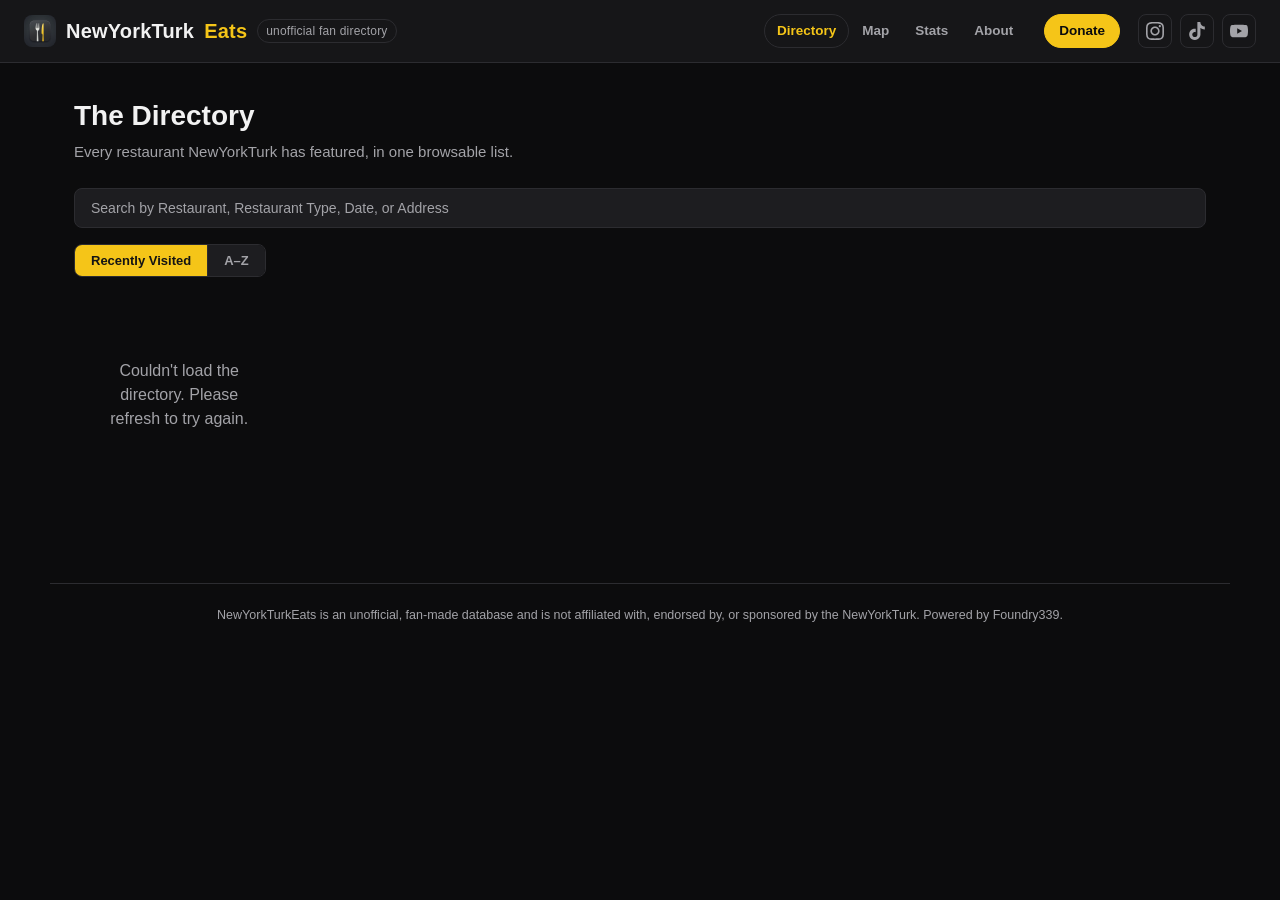
<file: index.html>
<!DOCTYPE html>
<html lang="en">
<head>
  <meta charset="UTF-8" />
  <meta name="viewport" content="width=device-width, initial-scale=1.0" />
  <title>NewYorkTurkEats Directory</title>
  <meta
    name="description"
    content="Unofficial, fan-made directory of every restaurant featured by the NewYorkTurk, with links and video visits."
  />
  <meta property="og:type" content="website" />
  <meta property="og:site_name" content="NewYorkTurkEats" />
  <meta property="og:title" content="NewYorkTurkEats Directory — Every Restaurant the NewYorkTurk Has Visited" />
  <meta property="og:description" content="Unofficial, fan-made directory of every restaurant featured by the NewYorkTurk, with links and video visits." />
  <meta property="og:url" content="https://newyorkturkeats.com/" />
  <meta property="og:image" content="https://newyorkturkeats.com/images/android-chrome-512x512.png" />
  <meta name="twitter:card" content="summary" />
  <meta name="twitter:title" content="NewYorkTurkEats Directory — Every Restaurant the NewYorkTurk Has Visited" />
  <meta name="twitter:description" content="Unofficial, fan-made directory of every restaurant featured by the NewYorkTurk, with links and video visits." />
  <meta name="twitter:image" content="https://newyorkturkeats.com/images/android-chrome-512x512.png" />
  <link rel="canonical" href="https://newyorkturkeats.com/" />
  <link rel="stylesheet" href="styles.css" />
  <link rel="icon" href="favicon.ico" sizes="any" />
  <link rel="icon" type="image/png" href="images/favicon-16x16.png" sizes="16x16" />
  <link rel="icon" type="image/png" href="images/favicon-32x32.png" sizes="32x32" />
  <link rel="icon" type="image/png" href="images/favicon-48x48.png" sizes="48x48" />
  <link rel="apple-touch-icon" href="images/apple-touch-icon.png" />
  <link rel="manifest" href="site.webmanifest" />
  <meta name="theme-color" content="#0c0c0d" />
</head>
<body>
  <header class="site-header">
    <div class="brand">
      <img class="brand-logo" src="images/android-chrome-192x192.png" alt="NewYorkTurkEats logo" />
      NewYorkTurk<span class="accent">Eats</span>
      <span class="brand-tag">unofficial fan directory</span>
    </div>
    <div class="header-right">
      <nav class="site-nav">
        <a class="nav-link active" href="index.html">Directory</a>
        <a class="nav-link" href="map.html">Map</a>
        <a class="nav-link" href="stats.html">Stats</a>
        <a class="nav-link" href="about.html">About</a>
      </nav>
      <a class="donate-btn" href="https://buy.stripe.com/aFadR82OTfLpf0Ha6OaZi03" target="_blank" rel="noopener noreferrer">Donate</a>
      <div class="socials">
        <a class="social-btn" href="https://www.instagram.com/newyorkturk" target="_blank" rel="noopener noreferrer" aria-label="Instagram">
          <svg viewBox="0 0 24 24"><path d="M12 2.163c3.204 0 3.584.012 4.85.07 3.252.148 4.771 1.691 4.919 4.919.058 1.265.069 1.645.069 4.849 0 3.205-.012 3.584-.069 4.849-.149 3.225-1.664 4.771-4.919 4.919-1.266.058-1.644.07-4.85.07-3.204 0-3.584-.012-4.849-.07-3.26-.149-4.771-1.699-4.919-4.92-.058-1.265-.07-1.644-.07-4.849 0-3.204.013-3.583.07-4.849.149-3.227 1.664-4.771 4.919-4.919 1.266-.057 1.645-.069 4.849-.069zm0-2.163c-3.259 0-3.667.014-4.947.072-4.358.2-6.78 2.618-6.98 6.98-.059 1.281-.073 1.689-.073 4.948 0 3.259.014 3.668.072 4.948.2 4.358 2.618 6.78 6.98 6.98 1.281.058 1.689.072 4.948.072 3.259 0 3.668-.014 4.948-.072 4.354-.2 6.782-2.618 6.979-6.98.059-1.28.073-1.689.073-4.948 0-3.259-.014-3.667-.072-4.947-.196-4.354-2.617-6.78-6.979-6.98-1.281-.059-1.69-.073-4.949-.073zm0 5.838c-3.403 0-6.162 2.759-6.162 6.162s2.759 6.163 6.162 6.163 6.162-2.759 6.162-6.163c0-3.403-2.759-6.162-6.162-6.162zm0 10.162c-2.209 0-4-1.79-4-4 0-2.209 1.791-4 4-4s4 1.791 4 4c0 2.21-1.791 4-4 4zm6.406-11.845c-.796 0-1.441.645-1.441 1.44s.645 1.44 1.441 1.44c.795 0 1.439-.645 1.439-1.44s-.644-1.44-1.439-1.44z"/></svg>
        </a>
        <a class="social-btn" href="https://www.tiktok.com/@newyorkturk" target="_blank" rel="noopener noreferrer" aria-label="TikTok">
          <svg viewBox="0 0 24 24"><path d="M12.525.02c1.31-.02 2.61-.01 3.91-.02.08 1.53.63 3.09 1.75 4.17 1.12 1.11 2.7 1.62 4.24 1.79v4.03c-1.44-.05-2.89-.35-4.2-.97-.57-.26-1.1-.59-1.62-.93-.01 2.92.01 5.84-.02 8.75-.08 1.4-.54 2.79-1.35 3.94-1.31 1.92-3.58 3.17-5.91 3.21-1.43.08-2.86-.31-4.08-1.03-2.02-1.19-3.44-3.37-3.65-5.71-.02-.5-.03-1-.01-1.49.18-1.9 1.12-3.72 2.58-4.96 1.66-1.44 3.98-2.13 6.15-1.72.02 1.48-.04 2.96-.04 4.44-.99-.32-2.15-.23-3.02.37-.63.41-1.11 1.04-1.36 1.75-.21.51-.15 1.07-.14 1.61.24 1.64 1.82 3.02 3.5 2.87 1.12-.01 2.19-.66 2.77-1.61.19-.33.4-.67.41-1.06.1-1.79.06-3.57.07-5.36.01-4.03-.01-8.05.02-12.07z"/></svg>
        </a>
        <a class="social-btn" href="https://www.youtube.com/@AmericanTurk" target="_blank" rel="noopener noreferrer" aria-label="YouTube">
          <svg viewBox="0 0 24 24"><path d="M23.498 6.186a2.994 2.994 0 0 0-2.107-2.117C19.505 3.545 12 3.545 12 3.545s-7.505 0-9.391.524a2.994 2.994 0 0 0-2.107 2.117A31.32 31.32 0 0 0 0 12a31.32 31.32 0 0 0 .502 5.814 2.994 2.994 0 0 0 2.107 2.117c1.886.524 9.391.524 9.391.524s7.505 0 9.391-.524a2.994 2.994 0 0 0 2.107-2.117A31.32 31.32 0 0 0 24 12a31.32 31.32 0 0 0-.502-5.814zM9.6 15.6V8.4l6.4 3.6-6.4 3.6z"/></svg>
        </a>
      </div>
      <button class="menu-toggle" id="menu-toggle" aria-label="Open menu" aria-expanded="false" aria-controls="mobile-nav">
        <svg viewBox="0 0 24 24" fill="none" stroke="currentColor" stroke-width="2" stroke-linecap="round"><path d="M3 6h18M3 12h18M3 18h18"/></svg>
      </button>
    </div>
    <nav class="mobile-nav" id="mobile-nav" hidden>
      <a class="nav-link active" href="index.html">Directory</a>
      <a class="nav-link" href="map.html">Map</a>
      <a class="nav-link" href="stats.html">Stats</a>
      <a class="nav-link" href="about.html">About</a>
      <a class="donate-btn" href="https://buy.stripe.com/aFadR82OTfLpf0Ha6OaZi03" target="_blank" rel="noopener noreferrer">Donate</a>
    </nav>
  </header>

  <main>
    <h1 class="page-title">The Directory</h1>
    <p class="page-subtitle">
      Every restaurant NewYorkTurk has featured, in one browsable list.
    </p>

    <div class="search-row">
      <input
        type="search"
        id="search-input"
        class="search-input"
        placeholder="Search by Restaurant, Restaurant Type, Date, or Address"
      />
    </div>

    <div class="controls-row">
      <div class="sort-group">
        <button class="sort-btn active" data-sort="date">Recently Visited</button>
        <button class="sort-btn" data-sort="alpha">A–Z</button>
      </div>
      <div class="result-count" id="result-count"></div>
    </div>

    <div class="grid" id="grid"></div>
    <div class="pagination" id="pagination"></div>
  </main>

  <footer class="site-footer">
    NewYorkTurkEats is an unofficial, fan-made database and is not affiliated with,
    endorsed by, or sponsored by the NewYorkTurk. Powered by Foundry339.
    <div class="footer-socials">
      <a class="social-btn" href="https://www.instagram.com/newyorkturk" target="_blank" rel="noopener noreferrer" aria-label="Instagram">
        <svg viewBox="0 0 24 24"><path d="M12 2.163c3.204 0 3.584.012 4.85.07 3.252.148 4.771 1.691 4.919 4.919.058 1.265.069 1.645.069 4.849 0 3.205-.012 3.584-.069 4.849-.149 3.225-1.664 4.771-4.919 4.919-1.266.058-1.644.07-4.85.07-3.204 0-3.584-.012-4.849-.07-3.26-.149-4.771-1.699-4.919-4.92-.058-1.265-.07-1.644-.07-4.849 0-3.204.013-3.583.07-4.849.149-3.227 1.664-4.771 4.919-4.919 1.266-.057 1.645-.069 4.849-.069zm0-2.163c-3.259 0-3.667.014-4.947.072-4.358.2-6.78 2.618-6.98 6.98-.059 1.281-.073 1.689-.073 4.948 0 3.259.014 3.668.072 4.948.2 4.358 2.618 6.78 6.98 6.98 1.281.058 1.689.072 4.948.072 3.259 0 3.668-.014 4.948-.072 4.354-.2 6.782-2.618 6.979-6.98.059-1.28.073-1.689.073-4.948 0-3.259-.014-3.667-.072-4.947-.196-4.354-2.617-6.78-6.979-6.98-1.281-.059-1.69-.073-4.949-.073zm0 5.838c-3.403 0-6.162 2.759-6.162 6.162s2.759 6.163 6.162 6.163 6.162-2.759 6.162-6.163c0-3.403-2.759-6.162-6.162-6.162zm0 10.162c-2.209 0-4-1.79-4-4 0-2.209 1.791-4 4-4s4 1.791 4 4c0 2.21-1.791 4-4 4zm6.406-11.845c-.796 0-1.441.645-1.441 1.44s.645 1.44 1.441 1.44c.795 0 1.439-.645 1.439-1.44s-.644-1.44-1.439-1.44z"/></svg>
      </a>
      <a class="social-btn" href="https://www.tiktok.com/@newyorkturk" target="_blank" rel="noopener noreferrer" aria-label="TikTok">
        <svg viewBox="0 0 24 24"><path d="M12.525.02c1.31-.02 2.61-.01 3.91-.02.08 1.53.63 3.09 1.75 4.17 1.12 1.11 2.7 1.62 4.24 1.79v4.03c-1.44-.05-2.89-.35-4.2-.97-.57-.26-1.1-.59-1.62-.93-.01 2.92.01 5.84-.02 8.75-.08 1.4-.54 2.79-1.35 3.94-1.31 1.92-3.58 3.17-5.91 3.21-1.43.08-2.86-.31-4.08-1.03-2.02-1.19-3.44-3.37-3.65-5.71-.02-.5-.03-1-.01-1.49.18-1.9 1.12-3.72 2.58-4.96 1.66-1.44 3.98-2.13 6.15-1.72.02 1.48-.04 2.96-.04 4.44-.99-.32-2.15-.23-3.02.37-.63.41-1.11 1.04-1.36 1.75-.21.51-.15 1.07-.14 1.61.24 1.64 1.82 3.02 3.5 2.87 1.12-.01 2.19-.66 2.77-1.61.19-.33.4-.67.41-1.06.1-1.79.06-3.57.07-5.36.01-4.03-.01-8.05.02-12.07z"/></svg>
      </a>
      <a class="social-btn" href="https://www.youtube.com/@AmericanTurk" target="_blank" rel="noopener noreferrer" aria-label="YouTube">
        <svg viewBox="0 0 24 24"><path d="M23.498 6.186a2.994 2.994 0 0 0-2.107-2.117C19.505 3.545 12 3.545 12 3.545s-7.505 0-9.391.524a2.994 2.994 0 0 0-2.107 2.117A31.32 31.32 0 0 0 0 12a31.32 31.32 0 0 0 .502 5.814 2.994 2.994 0 0 0 2.107 2.117c1.886.524 9.391.524 9.391.524s7.505 0 9.391-.524a2.994 2.994 0 0 0 2.107-2.117A31.32 31.32 0 0 0 24 12a31.32 31.32 0 0 0-.502-5.814zM9.6 15.6V8.4l6.4 3.6-6.4 3.6z"/></svg>
      </a>
    </div>
  </footer>

  <script src="data.js"></script>
  <script src="common.js"></script>
  <script src="app.js"></script>

  <!-- Cloudflare Web Analytics -->
  <script type='module' src='https://static.cloudflareinsights.com/beacon.min.js' data-cf-beacon='{"token": "d890537ab7254a7d83ee21854dff3ec1"}'></script>
  <!-- End Cloudflare Web Analytics -->
</body>
</html>
</file>
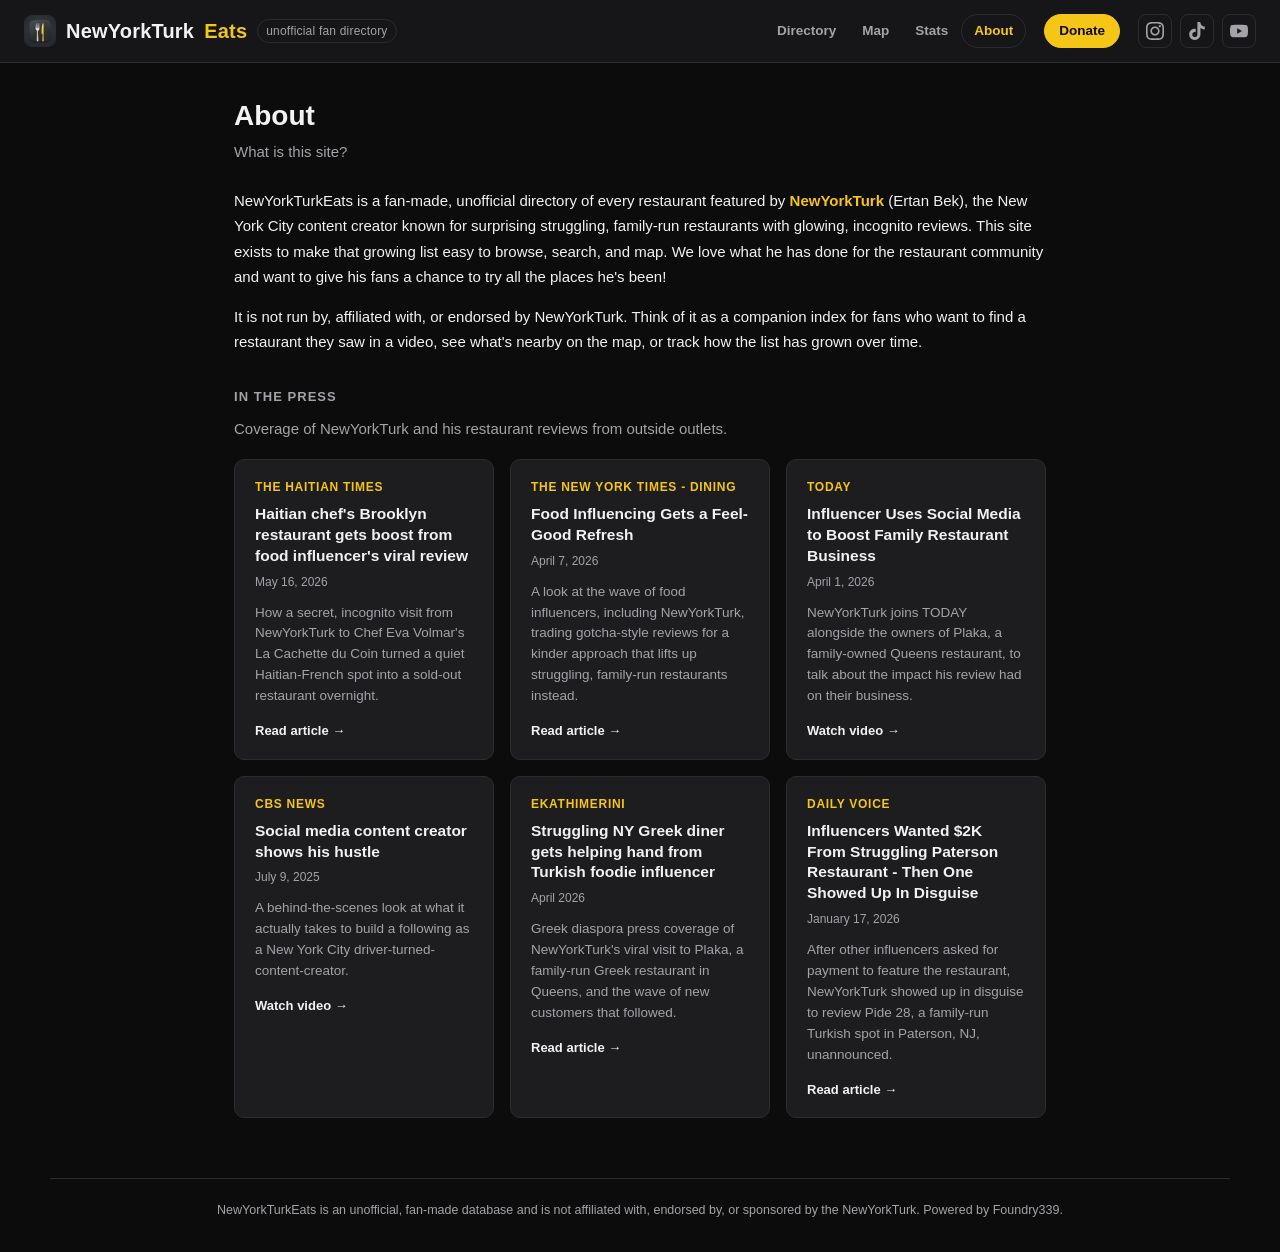
<file: about.html>
<!DOCTYPE html>
<html lang="en">
<head>
  <meta charset="UTF-8" />
  <meta name="viewport" content="width=device-width, initial-scale=1.0" />
  <title>About - NewYorkTurkEats</title>
  <meta
    name="description"
    content="What NewYorkTurkEats is, how the directory is kept up to date, and press coverage of the content creator NewYorkTurk (Ertan Bek)."
  />
  <meta property="og:type" content="website" />
  <meta property="og:site_name" content="NewYorkTurkEats" />
  <meta property="og:title" content="About - NewYorkTurkEats" />
  <meta property="og:description" content="What NewYorkTurkEats is, how the directory is kept up to date, and press coverage of the content creator NewYorkTurk (Ertan Bek)." />
  <meta property="og:url" content="https://newyorkturkeats.com/about.html" />
  <meta property="og:image" content="https://newyorkturkeats.com/images/android-chrome-512x512.png" />
  <meta name="twitter:card" content="summary" />
  <meta name="twitter:title" content="About - NewYorkTurkEats" />
  <meta name="twitter:description" content="What NewYorkTurkEats is, how the directory is kept up to date, and press coverage of the content creator NewYorkTurk (Ertan Bek)." />
  <meta name="twitter:image" content="https://newyorkturkeats.com/images/android-chrome-512x512.png" />
  <link rel="canonical" href="https://newyorkturkeats.com/about.html" />
  <link rel="stylesheet" href="styles.css" />
  <link rel="icon" href="favicon.ico" sizes="any" />
  <link rel="icon" type="image/png" href="images/favicon-16x16.png" sizes="16x16" />
  <link rel="icon" type="image/png" href="images/favicon-32x32.png" sizes="32x32" />
  <link rel="icon" type="image/png" href="images/favicon-48x48.png" sizes="48x48" />
  <link rel="apple-touch-icon" href="images/apple-touch-icon.png" />
  <link rel="manifest" href="site.webmanifest" />
  <meta name="theme-color" content="#0c0c0d" />
</head>
<body>
  <header class="site-header">
    <a class="brand" href="index.html">
      <img class="brand-logo" src="images/android-chrome-192x192.png" alt="NewYorkTurkEats logo" />
      NewYorkTurk<span class="accent">Eats</span>
      <span class="brand-tag">unofficial fan directory</span>
    </a>
    <div class="header-right">
      <nav class="site-nav">
        <a class="nav-link" href="index.html">Directory</a>
        <a class="nav-link" href="map.html">Map</a>
        <a class="nav-link" href="stats.html">Stats</a>
        <a class="nav-link active" href="about.html">About</a>
      </nav>
      <a class="donate-btn" href="https://buy.stripe.com/aFadR82OTfLpf0Ha6OaZi03" target="_blank" rel="noopener noreferrer">Donate</a>
      <div class="socials">
        <a class="social-btn" href="https://www.instagram.com/newyorkturk" target="_blank" rel="noopener noreferrer" aria-label="Instagram">
          <svg viewBox="0 0 24 24"><path d="M12 2.163c3.204 0 3.584.012 4.85.07 3.252.148 4.771 1.691 4.919 4.919.058 1.265.069 1.645.069 4.849 0 3.205-.012 3.584-.069 4.849-.149 3.225-1.664 4.771-4.919 4.919-1.266.058-1.644.07-4.85.07-3.204 0-3.584-.012-4.849-.07-3.26-.149-4.771-1.699-4.919-4.92-.058-1.265-.07-1.644-.07-4.849 0-3.204.013-3.583.07-4.849.149-3.227 1.664-4.771 4.919-4.919 1.266-.057 1.645-.069 4.849-.069zm0-2.163c-3.259 0-3.667.014-4.947.072-4.358.2-6.78 2.618-6.98 6.98-.059 1.281-.073 1.689-.073 4.948 0 3.259.014 3.668.072 4.948.2 4.358 2.618 6.78 6.98 6.98 1.281.058 1.689.072 4.948.072 3.259 0 3.668-.014 4.948-.072 4.354-.2 6.782-2.618 6.979-6.98.059-1.28.073-1.689.073-4.948 0-3.259-.014-3.667-.072-4.947-.196-4.354-2.617-6.78-6.979-6.98-1.281-.059-1.69-.073-4.949-.073zm0 5.838c-3.403 0-6.162 2.759-6.162 6.162s2.759 6.163 6.162 6.163 6.162-2.759 6.162-6.163c0-3.403-2.759-6.162-6.162-6.162zm0 10.162c-2.209 0-4-1.79-4-4 0-2.209 1.791-4 4-4s4 1.791 4 4c0 2.21-1.791 4-4 4zm6.406-11.845c-.796 0-1.441.645-1.441 1.44s.645 1.44 1.441 1.44c.795 0 1.439-.645 1.439-1.44s-.644-1.44-1.439-1.44z"/></svg>
        </a>
        <a class="social-btn" href="https://www.tiktok.com/@newyorkturk" target="_blank" rel="noopener noreferrer" aria-label="TikTok">
          <svg viewBox="0 0 24 24"><path d="M12.525.02c1.31-.02 2.61-.01 3.91-.02.08 1.53.63 3.09 1.75 4.17 1.12 1.11 2.7 1.62 4.24 1.79v4.03c-1.44-.05-2.89-.35-4.2-.97-.57-.26-1.1-.59-1.62-.93-.01 2.92.01 5.84-.02 8.75-.08 1.4-.54 2.79-1.35 3.94-1.31 1.92-3.58 3.17-5.91 3.21-1.43.08-2.86-.31-4.08-1.03-2.02-1.19-3.44-3.37-3.65-5.71-.02-.5-.03-1-.01-1.49.18-1.9 1.12-3.72 2.58-4.96 1.66-1.44 3.98-2.13 6.15-1.72.02 1.48-.04 2.96-.04 4.44-.99-.32-2.15-.23-3.02.37-.63.41-1.11 1.04-1.36 1.75-.21.51-.15 1.07-.14 1.61.24 1.64 1.82 3.02 3.5 2.87 1.12-.01 2.19-.66 2.77-1.61.19-.33.4-.67.41-1.06.1-1.79.06-3.57.07-5.36.01-4.03-.01-8.05.02-12.07z"/></svg>
        </a>
        <a class="social-btn" href="https://www.youtube.com/@AmericanTurk" target="_blank" rel="noopener noreferrer" aria-label="YouTube">
          <svg viewBox="0 0 24 24"><path d="M23.498 6.186a2.994 2.994 0 0 0-2.107-2.117C19.505 3.545 12 3.545 12 3.545s-7.505 0-9.391.524a2.994 2.994 0 0 0-2.107 2.117A31.32 31.32 0 0 0 0 12a31.32 31.32 0 0 0 .502 5.814 2.994 2.994 0 0 0 2.107 2.117c1.886.524 9.391.524 9.391.524s7.505 0 9.391-.524a2.994 2.994 0 0 0 2.107-2.117A31.32 31.32 0 0 0 24 12a31.32 31.32 0 0 0-.502-5.814zM9.6 15.6V8.4l6.4 3.6-6.4 3.6z"/></svg>
        </a>
      </div>
      <button class="menu-toggle" id="menu-toggle" aria-label="Open menu" aria-expanded="false" aria-controls="mobile-nav">
        <svg viewBox="0 0 24 24" fill="none" stroke="currentColor" stroke-width="2" stroke-linecap="round"><path d="M3 6h18M3 12h18M3 18h18"/></svg>
      </button>
    </div>
    <nav class="mobile-nav" id="mobile-nav" hidden>
      <a class="nav-link" href="index.html">Directory</a>
      <a class="nav-link" href="map.html">Map</a>
      <a class="nav-link" href="stats.html">Stats</a>
      <a class="nav-link active" href="about.html">About</a>
      <a class="donate-btn" href="https://buy.stripe.com/aFadR82OTfLpf0Ha6OaZi03" target="_blank" rel="noopener noreferrer">Donate</a>
    </nav>
  </header>

  <main class="about-page-main">
    <h1 class="page-title">About</h1>
    <p class="page-subtitle">
      What is this site?
    </p>

    <div class="prose">
      <p>
        NewYorkTurkEats is a fan-made, unofficial directory of every restaurant
        featured by <a href="https://www.instagram.com/newyorkturk" target="_blank" rel="noopener noreferrer">NewYorkTurk</a>
        (Ertan Bek), the New York City content creator known for surprising
        struggling, family-run restaurants with glowing, incognito reviews. This
        site exists to make that growing list easy to browse, search, and map. We love what he has done for the restaurant community and want to give his fans a chance to try all the places he's been!
      </p>
      <p>
        It is not run by, affiliated with, or endorsed by NewYorkTurk. Think of
        it as a companion index for fans who want to find a restaurant they saw
        in a video, see what's nearby on the map, or track how the list has
        grown over time.
      </p>
    </div>

    <div class="section">
      <h2 class="section-title">In the Press</h2>
      <p class="page-subtitle" style="margin-bottom: 18px;">
        Coverage of NewYorkTurk and his restaurant reviews from outside outlets.
      </p>
      <div class="press-grid">
        <a class="press-card" href="https://haitiantimes.com/2026/05/16/la-cachette-du-coin-haitian-french-restaurant-chef-eva-volmar/" target="_blank" rel="noopener noreferrer">
          <div class="press-source">The Haitian Times</div>
          <div class="press-title">Haitian chef's Brooklyn restaurant gets boost from food influencer's viral review</div>
          <div class="press-date">May 16, 2026</div>
          <p class="press-blurb">
            How a secret, incognito visit from NewYorkTurk to Chef Eva Volmar's
            La Cachette du Coin turned a quiet Haitian-French spot into a
            sold-out restaurant overnight.
          </p>
          <span class="press-link">Read article →</span>
        </a>
        <a class="press-card" href="https://www.nytimes.com/2026/04/07/dining/food-influencer.html" target="_blank" rel="noopener noreferrer">
          <div class="press-source">The New York Times - Dining</div>
          <div class="press-title">Food Influencing Gets a Feel-Good Refresh</div>
          <div class="press-date">April 7, 2026</div>
          <p class="press-blurb">
            A look at the wave of food influencers, including NewYorkTurk,
            trading gotcha-style reviews for a kinder approach that lifts up
            struggling, family-run restaurants instead.
          </p>
          <span class="press-link">Read article →</span>
        </a>
        <a class="press-card" href="https://www.today.com/video/influencer-uses-social-media-to-boost-family-restaurant-business-260515909975" target="_blank" rel="noopener noreferrer">
          <div class="press-source">TODAY</div>
          <div class="press-title">Influencer Uses Social Media to Boost Family Restaurant Business</div>
          <div class="press-date">April 1, 2026</div>
          <p class="press-blurb">
            NewYorkTurk joins TODAY alongside the owners of Plaka, a
            family-owned Queens restaurant, to talk about the impact his
            review had on their business.
          </p>
          <span class="press-link">Watch video →</span>
        </a>
        <a class="press-card" href="https://www.cbsnews.com/video/social-media-content-creator-ertan-bek/" target="_blank" rel="noopener noreferrer">
          <div class="press-source">CBS News</div>
          <div class="press-title">Social media content creator shows his hustle</div>
          <div class="press-date">July 9, 2025</div>
          <p class="press-blurb">
            A behind-the-scenes look at what it actually takes to build a
            following as a New York City driver-turned-content-creator.
          </p>
          <span class="press-link">Watch video →</span>
        </a>
        <a class="press-card" href="https://www.ekathimerini.com/politics/diaspora-politics/1294207/struggling-ny-greek-diner-gets-helping-hand-from-turkish-foodie-influencer/" target="_blank" rel="noopener noreferrer">
          <div class="press-source">Ekathimerini</div>
          <div class="press-title">Struggling NY Greek diner gets helping hand from Turkish foodie influencer</div>
          <div class="press-date">April 2026</div>
          <p class="press-blurb">
            Greek diaspora press coverage of NewYorkTurk's viral visit to
            Plaka, a family-run Greek restaurant in Queens, and the wave of
            new customers that followed.
          </p>
          <span class="press-link">Read article →</span>
        </a>
        <a class="press-card" href="https://dailyvoice.com/article/influencers-wanted-2k-from-struggling-paterson-restaurant-then-one-showed-up-in-disguise/" target="_blank" rel="noopener noreferrer">
          <div class="press-source">Daily Voice</div>
          <div class="press-title">Influencers Wanted $2K From Struggling Paterson Restaurant - Then One Showed Up In Disguise</div>
          <div class="press-date">January 17, 2026</div>
          <p class="press-blurb">
            After other influencers asked for payment to feature the
            restaurant, NewYorkTurk showed up in disguise to review Pide 28,
            a family-run Turkish spot in Paterson, NJ, unannounced.
          </p>
          <span class="press-link">Read article →</span>
        </a>
      </div>
    </div>
  </main>

  <footer class="site-footer">
    NewYorkTurkEats is an unofficial, fan-made database and is not affiliated with,
    endorsed by, or sponsored by the NewYorkTurk. Powered by Foundry339.
    <div class="footer-socials">
      <a class="social-btn" href="https://www.instagram.com/newyorkturk" target="_blank" rel="noopener noreferrer" aria-label="Instagram">
        <svg viewBox="0 0 24 24"><path d="M12 2.163c3.204 0 3.584.012 4.85.07 3.252.148 4.771 1.691 4.919 4.919.058 1.265.069 1.645.069 4.849 0 3.205-.012 3.584-.069 4.849-.149 3.225-1.664 4.771-4.919 4.919-1.266.058-1.644.07-4.85.07-3.204 0-3.584-.012-4.849-.07-3.26-.149-4.771-1.699-4.919-4.92-.058-1.265-.07-1.644-.07-4.849 0-3.204.013-3.583.07-4.849.149-3.227 1.664-4.771 4.919-4.919 1.266-.057 1.645-.069 4.849-.069zm0-2.163c-3.259 0-3.667.014-4.947.072-4.358.2-6.78 2.618-6.98 6.98-.059 1.281-.073 1.689-.073 4.948 0 3.259.014 3.668.072 4.948.2 4.358 2.618 6.78 6.98 6.98 1.281.058 1.689.072 4.948.072 3.259 0 3.668-.014 4.948-.072 4.354-.2 6.782-2.618 6.979-6.98.059-1.28.073-1.689.073-4.948 0-3.259-.014-3.667-.072-4.947-.196-4.354-2.617-6.78-6.979-6.98-1.281-.059-1.69-.073-4.949-.073zm0 5.838c-3.403 0-6.162 2.759-6.162 6.162s2.759 6.163 6.162 6.163 6.162-2.759 6.162-6.163c0-3.403-2.759-6.162-6.162-6.162zm0 10.162c-2.209 0-4-1.79-4-4 0-2.209 1.791-4 4-4s4 1.791 4 4c0 2.21-1.791 4-4 4zm6.406-11.845c-.796 0-1.441.645-1.441 1.44s.645 1.44 1.441 1.44c.795 0 1.439-.645 1.439-1.44s-.644-1.44-1.439-1.44z"/></svg>
      </a>
      <a class="social-btn" href="https://www.tiktok.com/@newyorkturk" target="_blank" rel="noopener noreferrer" aria-label="TikTok">
        <svg viewBox="0 0 24 24"><path d="M12.525.02c1.31-.02 2.61-.01 3.91-.02.08 1.53.63 3.09 1.75 4.17 1.12 1.11 2.7 1.62 4.24 1.79v4.03c-1.44-.05-2.89-.35-4.2-.97-.57-.26-1.1-.59-1.62-.93-.01 2.92.01 5.84-.02 8.75-.08 1.4-.54 2.79-1.35 3.94-1.31 1.92-3.58 3.17-5.91 3.21-1.43.08-2.86-.31-4.08-1.03-2.02-1.19-3.44-3.37-3.65-5.71-.02-.5-.03-1-.01-1.49.18-1.9 1.12-3.72 2.58-4.96 1.66-1.44 3.98-2.13 6.15-1.72.02 1.48-.04 2.96-.04 4.44-.99-.32-2.15-.23-3.02.37-.63.41-1.11 1.04-1.36 1.75-.21.51-.15 1.07-.14 1.61.24 1.64 1.82 3.02 3.5 2.87 1.12-.01 2.19-.66 2.77-1.61.19-.33.4-.67.41-1.06.1-1.79.06-3.57.07-5.36.01-4.03-.01-8.05.02-12.07z"/></svg>
      </a>
      <a class="social-btn" href="https://www.youtube.com/@AmericanTurk" target="_blank" rel="noopener noreferrer" aria-label="YouTube">
        <svg viewBox="0 0 24 24"><path d="M23.498 6.186a2.994 2.994 0 0 0-2.107-2.117C19.505 3.545 12 3.545 12 3.545s-7.505 0-9.391.524a2.994 2.994 0 0 0-2.107 2.117A31.32 31.32 0 0 0 0 12a31.32 31.32 0 0 0 .502 5.814 2.994 2.994 0 0 0 2.107 2.117c1.886.524 9.391.524 9.391.524s7.505 0 9.391-.524a2.994 2.994 0 0 0 2.107-2.117A31.32 31.32 0 0 0 24 12a31.32 31.32 0 0 0-.502-5.814zM9.6 15.6V8.4l6.4 3.6-6.4 3.6z"/></svg>
      </a>
    </div>
  </footer>

  <script src="common.js"></script>

  <!-- Cloudflare Web Analytics -->
  <script type='module' src='https://static.cloudflareinsights.com/beacon.min.js' data-cf-beacon='{"token": "d890537ab7254a7d83ee21854dff3ec1"}'></script>
  <!-- End Cloudflare Web Analytics -->
</body>
</html>
</file>
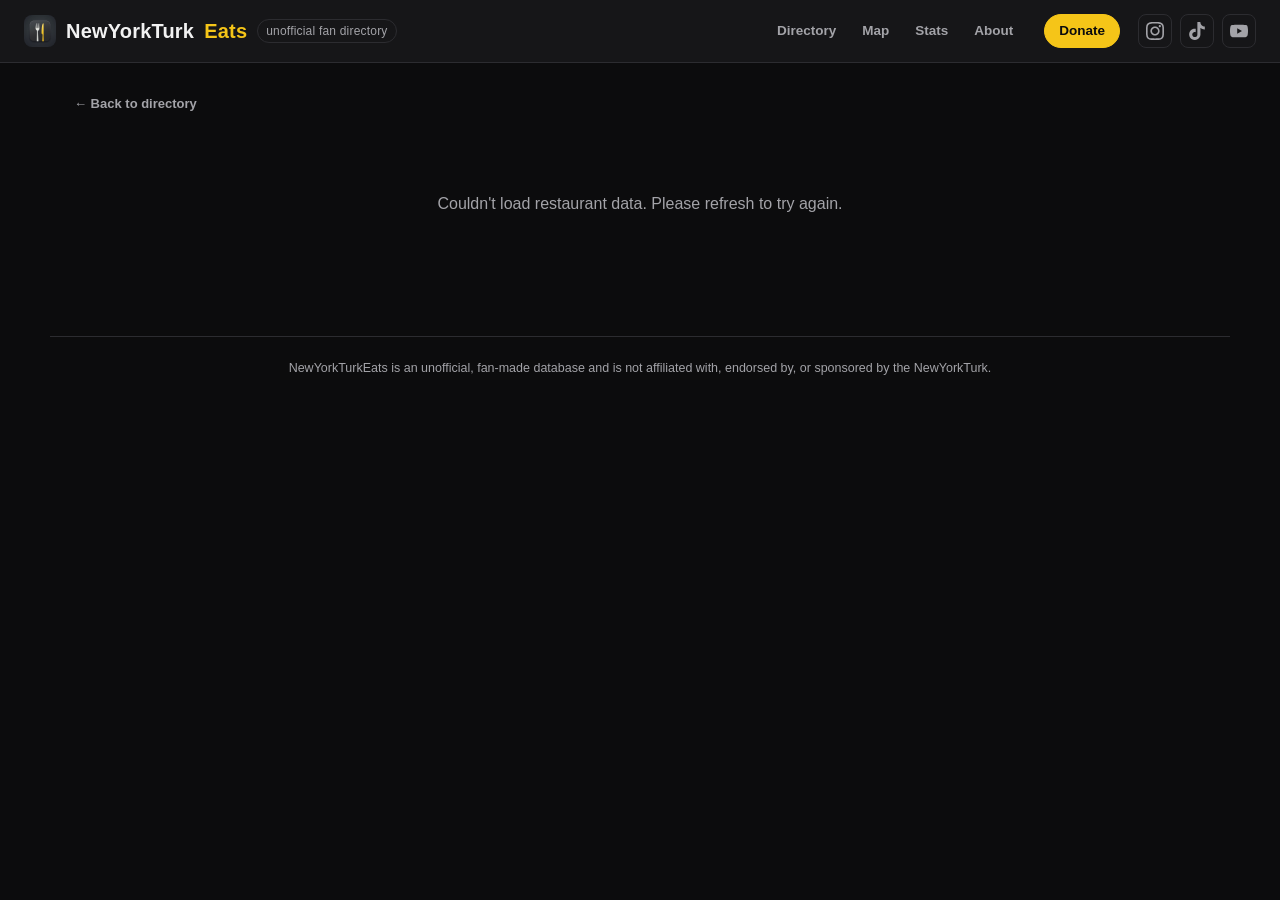
<file: restaurant.html>
<!DOCTYPE html>
<html lang="en">
<head>
  <meta charset="UTF-8" />
  <meta name="viewport" content="width=device-width, initial-scale=1.0" />
  <title>NewYorkTurkEats</title>
  <meta
    name="description"
    content="Details, video, and location for every restaurant NewYorkTurk has featured — part of the unofficial NewYorkTurkEats directory."
  />
  <meta property="og:type" content="website" />
  <meta property="og:site_name" content="NewYorkTurkEats" />
  <meta property="og:title" content="NewYorkTurkEats" />
  <meta property="og:description" content="Details, video, and location for every restaurant NewYorkTurk has featured — part of the unofficial NewYorkTurkEats directory." />
  <meta property="og:url" content="https://newyorkturkeats.com/restaurant.html" />
  <meta property="og:image" content="https://newyorkturkeats.com/images/android-chrome-512x512.png" />
  <meta name="twitter:card" content="summary" />
  <meta name="twitter:title" content="NewYorkTurkEats" />
  <meta name="twitter:description" content="Details, video, and location for every restaurant NewYorkTurk has featured — part of the unofficial NewYorkTurkEats directory." />
  <meta name="twitter:image" content="https://newyorkturkeats.com/images/android-chrome-512x512.png" />
  <link rel="stylesheet" href="styles.css" />
  <link rel="icon" href="favicon.ico" sizes="any" />
  <link rel="icon" type="image/png" href="images/favicon-16x16.png" sizes="16x16" />
  <link rel="icon" type="image/png" href="images/favicon-32x32.png" sizes="32x32" />
  <link rel="icon" type="image/png" href="images/favicon-48x48.png" sizes="48x48" />
  <link rel="apple-touch-icon" href="images/apple-touch-icon.png" />
  <link rel="manifest" href="site.webmanifest" />
  <meta name="theme-color" content="#0c0c0d" />
</head>
<body>
  <header class="site-header">
    <a class="brand" href="index.html">
      <img class="brand-logo" src="images/android-chrome-192x192.png" alt="NewYorkTurkEats logo" />
      NewYorkTurk<span class="accent">Eats</span>
      <span class="brand-tag">unofficial fan directory</span>
    </a>
    <div class="header-right">
      <nav class="site-nav">
        <a class="nav-link" href="index.html">Directory</a>
        <a class="nav-link" href="map.html">Map</a>
        <a class="nav-link" href="stats.html">Stats</a>
        <a class="nav-link" href="about.html">About</a>
      </nav>
      <a class="donate-btn" href="https://buy.stripe.com/aFadR82OTfLpf0Ha6OaZi03" target="_blank" rel="noopener noreferrer">Donate</a>
      <div class="socials">
        <a class="social-btn" href="https://www.instagram.com/newyorkturk" target="_blank" rel="noopener noreferrer" aria-label="Instagram">
          <svg viewBox="0 0 24 24"><path d="M12 2.163c3.204 0 3.584.012 4.85.07 3.252.148 4.771 1.691 4.919 4.919.058 1.265.069 1.645.069 4.849 0 3.205-.012 3.584-.069 4.849-.149 3.225-1.664 4.771-4.919 4.919-1.266.058-1.644.07-4.85.07-3.204 0-3.584-.012-4.849-.07-3.26-.149-4.771-1.699-4.919-4.92-.058-1.265-.07-1.644-.07-4.849 0-3.204.013-3.583.07-4.849.149-3.227 1.664-4.771 4.919-4.919 1.266-.057 1.645-.069 4.849-.069zm0-2.163c-3.259 0-3.667.014-4.947.072-4.358.2-6.78 2.618-6.98 6.98-.059 1.281-.073 1.689-.073 4.948 0 3.259.014 3.668.072 4.948.2 4.358 2.618 6.78 6.98 6.98 1.281.058 1.689.072 4.948.072 3.259 0 3.668-.014 4.948-.072 4.354-.2 6.782-2.618 6.979-6.98.059-1.28.073-1.689.073-4.948 0-3.259-.014-3.667-.072-4.947-.196-4.354-2.617-6.78-6.979-6.98-1.281-.059-1.69-.073-4.949-.073zm0 5.838c-3.403 0-6.162 2.759-6.162 6.162s2.759 6.163 6.162 6.163 6.162-2.759 6.162-6.163c0-3.403-2.759-6.162-6.162-6.162zm0 10.162c-2.209 0-4-1.79-4-4 0-2.209 1.791-4 4-4s4 1.791 4 4c0 2.21-1.791 4-4 4zm6.406-11.845c-.796 0-1.441.645-1.441 1.44s.645 1.44 1.441 1.44c.795 0 1.439-.645 1.439-1.44s-.644-1.44-1.439-1.44z"/></svg>
        </a>
        <a class="social-btn" href="https://www.tiktok.com/@newyorkturk" target="_blank" rel="noopener noreferrer" aria-label="TikTok">
          <svg viewBox="0 0 24 24"><path d="M12.525.02c1.31-.02 2.61-.01 3.91-.02.08 1.53.63 3.09 1.75 4.17 1.12 1.11 2.7 1.62 4.24 1.79v4.03c-1.44-.05-2.89-.35-4.2-.97-.57-.26-1.1-.59-1.62-.93-.01 2.92.01 5.84-.02 8.75-.08 1.4-.54 2.79-1.35 3.94-1.31 1.92-3.58 3.17-5.91 3.21-1.43.08-2.86-.31-4.08-1.03-2.02-1.19-3.44-3.37-3.65-5.71-.02-.5-.03-1-.01-1.49.18-1.9 1.12-3.72 2.58-4.96 1.66-1.44 3.98-2.13 6.15-1.72.02 1.48-.04 2.96-.04 4.44-.99-.32-2.15-.23-3.02.37-.63.41-1.11 1.04-1.36 1.75-.21.51-.15 1.07-.14 1.61.24 1.64 1.82 3.02 3.5 2.87 1.12-.01 2.19-.66 2.77-1.61.19-.33.4-.67.41-1.06.1-1.79.06-3.57.07-5.36.01-4.03-.01-8.05.02-12.07z"/></svg>
        </a>
        <a class="social-btn" href="https://www.youtube.com/@AmericanTurk" target="_blank" rel="noopener noreferrer" aria-label="YouTube">
          <svg viewBox="0 0 24 24"><path d="M23.498 6.186a2.994 2.994 0 0 0-2.107-2.117C19.505 3.545 12 3.545 12 3.545s-7.505 0-9.391.524a2.994 2.994 0 0 0-2.107 2.117A31.32 31.32 0 0 0 0 12a31.32 31.32 0 0 0 .502 5.814 2.994 2.994 0 0 0 2.107 2.117c1.886.524 9.391.524 9.391.524s7.505 0 9.391-.524a2.994 2.994 0 0 0 2.107-2.117A31.32 31.32 0 0 0 24 12a31.32 31.32 0 0 0-.502-5.814zM9.6 15.6V8.4l6.4 3.6-6.4 3.6z"/></svg>
        </a>
      </div>
      <button class="menu-toggle" id="menu-toggle" aria-label="Open menu" aria-expanded="false" aria-controls="mobile-nav">
        <svg viewBox="0 0 24 24" fill="none" stroke="currentColor" stroke-width="2" stroke-linecap="round"><path d="M3 6h18M3 12h18M3 18h18"/></svg>
      </button>
    </div>
    <nav class="mobile-nav" id="mobile-nav" hidden>
      <a class="nav-link" href="index.html">Directory</a>
      <a class="nav-link" href="map.html">Map</a>
      <a class="nav-link" href="stats.html">Stats</a>
      <a class="nav-link" href="about.html">About</a>
      <a class="donate-btn" href="https://buy.stripe.com/aFadR82OTfLpf0Ha6OaZi03" target="_blank" rel="noopener noreferrer">Donate</a>
    </nav>
  </header>

  <main id="app"></main>

  <footer class="site-footer">
    NewYorkTurkEats is an unofficial, fan-made database and is not affiliated with,
    endorsed by, or sponsored by the NewYorkTurk.
    <div class="footer-socials">
      <a class="social-btn" href="https://www.instagram.com/newyorkturk" target="_blank" rel="noopener noreferrer" aria-label="Instagram">
        <svg viewBox="0 0 24 24"><path d="M12 2.163c3.204 0 3.584.012 4.85.07 3.252.148 4.771 1.691 4.919 4.919.058 1.265.069 1.645.069 4.849 0 3.205-.012 3.584-.069 4.849-.149 3.225-1.664 4.771-4.919 4.919-1.266.058-1.644.07-4.85.07-3.204 0-3.584-.012-4.849-.07-3.26-.149-4.771-1.699-4.919-4.92-.058-1.265-.07-1.644-.07-4.849 0-3.204.013-3.583.07-4.849.149-3.227 1.664-4.771 4.919-4.919 1.266-.057 1.645-.069 4.849-.069zm0-2.163c-3.259 0-3.667.014-4.947.072-4.358.2-6.78 2.618-6.98 6.98-.059 1.281-.073 1.689-.073 4.948 0 3.259.014 3.668.072 4.948.2 4.358 2.618 6.78 6.98 6.98 1.281.058 1.689.072 4.948.072 3.259 0 3.668-.014 4.948-.072 4.354-.2 6.782-2.618 6.979-6.98.059-1.28.073-1.689.073-4.948 0-3.259-.014-3.667-.072-4.947-.196-4.354-2.617-6.78-6.979-6.98-1.281-.059-1.69-.073-4.949-.073zm0 5.838c-3.403 0-6.162 2.759-6.162 6.162s2.759 6.163 6.162 6.163 6.162-2.759 6.162-6.163c0-3.403-2.759-6.162-6.162-6.162zm0 10.162c-2.209 0-4-1.79-4-4 0-2.209 1.791-4 4-4s4 1.791 4 4c0 2.21-1.791 4-4 4zm6.406-11.845c-.796 0-1.441.645-1.441 1.44s.645 1.44 1.441 1.44c.795 0 1.439-.645 1.439-1.44s-.644-1.44-1.439-1.44z"/></svg>
      </a>
      <a class="social-btn" href="https://www.tiktok.com/@newyorkturk" target="_blank" rel="noopener noreferrer" aria-label="TikTok">
        <svg viewBox="0 0 24 24"><path d="M12.525.02c1.31-.02 2.61-.01 3.91-.02.08 1.53.63 3.09 1.75 4.17 1.12 1.11 2.7 1.62 4.24 1.79v4.03c-1.44-.05-2.89-.35-4.2-.97-.57-.26-1.1-.59-1.62-.93-.01 2.92.01 5.84-.02 8.75-.08 1.4-.54 2.79-1.35 3.94-1.31 1.92-3.58 3.17-5.91 3.21-1.43.08-2.86-.31-4.08-1.03-2.02-1.19-3.44-3.37-3.65-5.71-.02-.5-.03-1-.01-1.49.18-1.9 1.12-3.72 2.58-4.96 1.66-1.44 3.98-2.13 6.15-1.72.02 1.48-.04 2.96-.04 4.44-.99-.32-2.15-.23-3.02.37-.63.41-1.11 1.04-1.36 1.75-.21.51-.15 1.07-.14 1.61.24 1.64 1.82 3.02 3.5 2.87 1.12-.01 2.19-.66 2.77-1.61.19-.33.4-.67.41-1.06.1-1.79.06-3.57.07-5.36.01-4.03-.01-8.05.02-12.07z"/></svg>
      </a>
      <a class="social-btn" href="https://www.youtube.com/@AmericanTurk" target="_blank" rel="noopener noreferrer" aria-label="YouTube">
        <svg viewBox="0 0 24 24"><path d="M23.498 6.186a2.994 2.994 0 0 0-2.107-2.117C19.505 3.545 12 3.545 12 3.545s-7.505 0-9.391.524a2.994 2.994 0 0 0-2.107 2.117A31.32 31.32 0 0 0 0 12a31.32 31.32 0 0 0 .502 5.814 2.994 2.994 0 0 0 2.107 2.117c1.886.524 9.391.524 9.391.524s7.505 0 9.391-.524a2.994 2.994 0 0 0 2.107-2.117A31.32 31.32 0 0 0 24 12a31.32 31.32 0 0 0-.502-5.814zM9.6 15.6V8.4l6.4 3.6-6.4 3.6z"/></svg>
      </a>
    </div>
  </footer>

  <script src="data.js"></script>
  <script src="common.js"></script>
  <script src="detail.js"></script>

  <!-- Cloudflare Web Analytics -->
  <script type='module' src='https://static.cloudflareinsights.com/beacon.min.js' data-cf-beacon='{"token": "d890537ab7254a7d83ee21854dff3ec1"}'></script>
  <!-- End Cloudflare Web Analytics -->
</body>
</html>
</file>
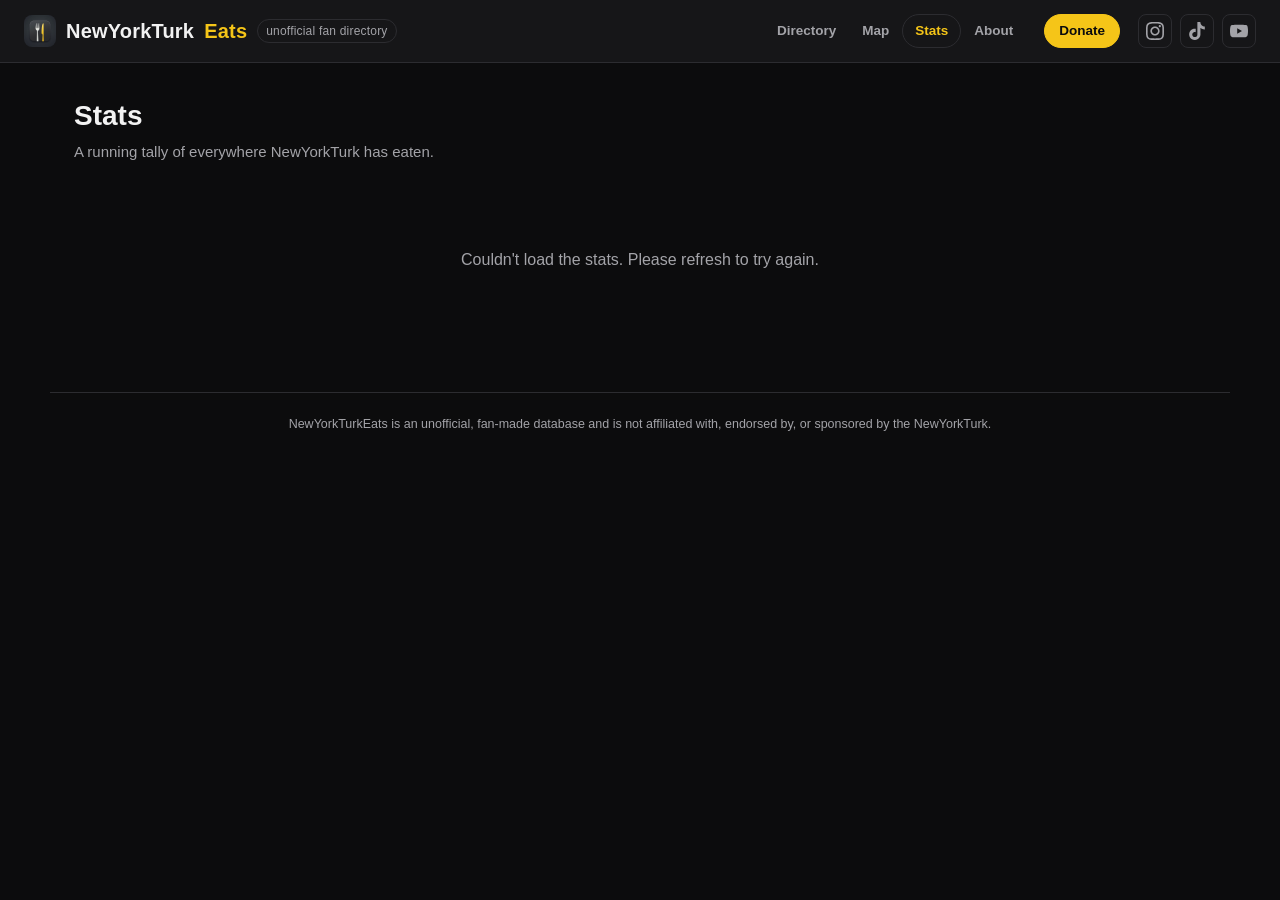
<file: stats.html>
<!DOCTYPE html>
<html lang="en">
<head>
  <meta charset="UTF-8" />
  <meta name="viewport" content="width=device-width, initial-scale=1.0" />
  <title>Stats - NewYorkTurkEats</title>
  <meta
    name="description"
    content="A running tally of every restaurant NewYorkTurk has featured — total visited, breakdown by cuisine, breakdown by borough, and visits over time."
  />
  <meta property="og:type" content="website" />
  <meta property="og:site_name" content="NewYorkTurkEats" />
  <meta property="og:title" content="Stats — NewYorkTurkEats" />
  <meta property="og:description" content="A running tally of every restaurant NewYorkTurk has featured — total visited, breakdown by cuisine, breakdown by borough, and visits over time." />
  <meta property="og:url" content="https://newyorkturkeats.com/stats.html" />
  <meta property="og:image" content="https://newyorkturkeats.com/images/android-chrome-512x512.png" />
  <meta name="twitter:card" content="summary" />
  <meta name="twitter:title" content="Stats — NewYorkTurkEats" />
  <meta name="twitter:description" content="A running tally of every restaurant NewYorkTurk has featured — total visited, breakdown by cuisine, breakdown by borough, and visits over time." />
  <meta name="twitter:image" content="https://newyorkturkeats.com/images/android-chrome-512x512.png" />
  <link rel="canonical" href="https://newyorkturkeats.com/stats.html" />
  <link rel="stylesheet" href="styles.css" />
  <link rel="icon" href="favicon.ico" sizes="any" />
  <link rel="icon" type="image/png" href="images/favicon-16x16.png" sizes="16x16" />
  <link rel="icon" type="image/png" href="images/favicon-32x32.png" sizes="32x32" />
  <link rel="icon" type="image/png" href="images/favicon-48x48.png" sizes="48x48" />
  <link rel="apple-touch-icon" href="images/apple-touch-icon.png" />
  <link rel="manifest" href="site.webmanifest" />
  <meta name="theme-color" content="#0c0c0d" />
</head>
<body>
  <header class="site-header">
    <a class="brand" href="index.html">
      <img class="brand-logo" src="images/android-chrome-192x192.png" alt="NewYorkTurkEats logo" />
      NewYorkTurk<span class="accent">Eats</span>
      <span class="brand-tag">unofficial fan directory</span>
    </a>
    <div class="header-right">
      <nav class="site-nav">
        <a class="nav-link" href="index.html">Directory</a>
        <a class="nav-link" href="map.html">Map</a>
        <a class="nav-link active" href="stats.html">Stats</a>
        <a class="nav-link" href="about.html">About</a>
      </nav>
      <a class="donate-btn" href="https://buy.stripe.com/aFadR82OTfLpf0Ha6OaZi03" target="_blank" rel="noopener noreferrer">Donate</a>
      <div class="socials">
        <a class="social-btn" href="https://www.instagram.com/newyorkturk" target="_blank" rel="noopener noreferrer" aria-label="Instagram">
          <svg viewBox="0 0 24 24"><path d="M12 2.163c3.204 0 3.584.012 4.85.07 3.252.148 4.771 1.691 4.919 4.919.058 1.265.069 1.645.069 4.849 0 3.205-.012 3.584-.069 4.849-.149 3.225-1.664 4.771-4.919 4.919-1.266.058-1.644.07-4.85.07-3.204 0-3.584-.012-4.849-.07-3.26-.149-4.771-1.699-4.919-4.92-.058-1.265-.07-1.644-.07-4.849 0-3.204.013-3.583.07-4.849.149-3.227 1.664-4.771 4.919-4.919 1.266-.057 1.645-.069 4.849-.069zm0-2.163c-3.259 0-3.667.014-4.947.072-4.358.2-6.78 2.618-6.98 6.98-.059 1.281-.073 1.689-.073 4.948 0 3.259.014 3.668.072 4.948.2 4.358 2.618 6.78 6.98 6.98 1.281.058 1.689.072 4.948.072 3.259 0 3.668-.014 4.948-.072 4.354-.2 6.782-2.618 6.979-6.98.059-1.28.073-1.689.073-4.948 0-3.259-.014-3.667-.072-4.947-.196-4.354-2.617-6.78-6.979-6.98-1.281-.059-1.69-.073-4.949-.073zm0 5.838c-3.403 0-6.162 2.759-6.162 6.162s2.759 6.163 6.162 6.163 6.162-2.759 6.162-6.163c0-3.403-2.759-6.162-6.162-6.162zm0 10.162c-2.209 0-4-1.79-4-4 0-2.209 1.791-4 4-4s4 1.791 4 4c0 2.21-1.791 4-4 4zm6.406-11.845c-.796 0-1.441.645-1.441 1.44s.645 1.44 1.441 1.44c.795 0 1.439-.645 1.439-1.44s-.644-1.44-1.439-1.44z"/></svg>
        </a>
        <a class="social-btn" href="https://www.tiktok.com/@newyorkturk" target="_blank" rel="noopener noreferrer" aria-label="TikTok">
          <svg viewBox="0 0 24 24"><path d="M12.525.02c1.31-.02 2.61-.01 3.91-.02.08 1.53.63 3.09 1.75 4.17 1.12 1.11 2.7 1.62 4.24 1.79v4.03c-1.44-.05-2.89-.35-4.2-.97-.57-.26-1.1-.59-1.62-.93-.01 2.92.01 5.84-.02 8.75-.08 1.4-.54 2.79-1.35 3.94-1.31 1.92-3.58 3.17-5.91 3.21-1.43.08-2.86-.31-4.08-1.03-2.02-1.19-3.44-3.37-3.65-5.71-.02-.5-.03-1-.01-1.49.18-1.9 1.12-3.72 2.58-4.96 1.66-1.44 3.98-2.13 6.15-1.72.02 1.48-.04 2.96-.04 4.44-.99-.32-2.15-.23-3.02.37-.63.41-1.11 1.04-1.36 1.75-.21.51-.15 1.07-.14 1.61.24 1.64 1.82 3.02 3.5 2.87 1.12-.01 2.19-.66 2.77-1.61.19-.33.4-.67.41-1.06.1-1.79.06-3.57.07-5.36.01-4.03-.01-8.05.02-12.07z"/></svg>
        </a>
        <a class="social-btn" href="https://www.youtube.com/@AmericanTurk" target="_blank" rel="noopener noreferrer" aria-label="YouTube">
          <svg viewBox="0 0 24 24"><path d="M23.498 6.186a2.994 2.994 0 0 0-2.107-2.117C19.505 3.545 12 3.545 12 3.545s-7.505 0-9.391.524a2.994 2.994 0 0 0-2.107 2.117A31.32 31.32 0 0 0 0 12a31.32 31.32 0 0 0 .502 5.814 2.994 2.994 0 0 0 2.107 2.117c1.886.524 9.391.524 9.391.524s7.505 0 9.391-.524a2.994 2.994 0 0 0 2.107-2.117A31.32 31.32 0 0 0 24 12a31.32 31.32 0 0 0-.502-5.814zM9.6 15.6V8.4l6.4 3.6-6.4 3.6z"/></svg>
        </a>
      </div>
      <button class="menu-toggle" id="menu-toggle" aria-label="Open menu" aria-expanded="false" aria-controls="mobile-nav">
        <svg viewBox="0 0 24 24" fill="none" stroke="currentColor" stroke-width="2" stroke-linecap="round"><path d="M3 6h18M3 12h18M3 18h18"/></svg>
      </button>
    </div>
    <nav class="mobile-nav" id="mobile-nav" hidden>
      <a class="nav-link" href="index.html">Directory</a>
      <a class="nav-link" href="map.html">Map</a>
      <a class="nav-link active" href="stats.html">Stats</a>
      <a class="nav-link" href="about.html">About</a>
      <a class="donate-btn" href="https://buy.stripe.com/aFadR82OTfLpf0Ha6OaZi03" target="_blank" rel="noopener noreferrer">Donate</a>
    </nav>
  </header>

  <main>
    <h1 class="page-title">Stats</h1>
    <p class="page-subtitle">
      A running tally of everywhere NewYorkTurk has eaten.
    </p>

    <div class="stats-grid" id="stats-grid">
      <div class="empty-state">Loading stats…</div>
    </div>
  </main>

  <footer class="site-footer">
    NewYorkTurkEats is an unofficial, fan-made database and is not affiliated with,
    endorsed by, or sponsored by the NewYorkTurk.
    <div class="footer-socials">
      <a class="social-btn" href="https://www.instagram.com/newyorkturk" target="_blank" rel="noopener noreferrer" aria-label="Instagram">
        <svg viewBox="0 0 24 24"><path d="M12 2.163c3.204 0 3.584.012 4.85.07 3.252.148 4.771 1.691 4.919 4.919.058 1.265.069 1.645.069 4.849 0 3.205-.012 3.584-.069 4.849-.149 3.225-1.664 4.771-4.919 4.919-1.266.058-1.644.07-4.85.07-3.204 0-3.584-.012-4.849-.07-3.26-.149-4.771-1.699-4.919-4.92-.058-1.265-.07-1.644-.07-4.849 0-3.204.013-3.583.07-4.849.149-3.227 1.664-4.771 4.919-4.919 1.266-.057 1.645-.069 4.849-.069zm0-2.163c-3.259 0-3.667.014-4.947.072-4.358.2-6.78 2.618-6.98 6.98-.059 1.281-.073 1.689-.073 4.948 0 3.259.014 3.668.072 4.948.2 4.358 2.618 6.78 6.98 6.98 1.281.058 1.689.072 4.948.072 3.259 0 3.668-.014 4.948-.072 4.354-.2 6.782-2.618 6.979-6.98.059-1.28.073-1.689.073-4.948 0-3.259-.014-3.667-.072-4.947-.196-4.354-2.617-6.78-6.979-6.98-1.281-.059-1.69-.073-4.949-.073zm0 5.838c-3.403 0-6.162 2.759-6.162 6.162s2.759 6.163 6.162 6.163 6.162-2.759 6.162-6.163c0-3.403-2.759-6.162-6.162-6.162zm0 10.162c-2.209 0-4-1.79-4-4 0-2.209 1.791-4 4-4s4 1.791 4 4c0 2.21-1.791 4-4 4zm6.406-11.845c-.796 0-1.441.645-1.441 1.44s.645 1.44 1.441 1.44c.795 0 1.439-.645 1.439-1.44s-.644-1.44-1.439-1.44z"/></svg>
      </a>
      <a class="social-btn" href="https://www.tiktok.com/@newyorkturk" target="_blank" rel="noopener noreferrer" aria-label="TikTok">
        <svg viewBox="0 0 24 24"><path d="M12.525.02c1.31-.02 2.61-.01 3.91-.02.08 1.53.63 3.09 1.75 4.17 1.12 1.11 2.7 1.62 4.24 1.79v4.03c-1.44-.05-2.89-.35-4.2-.97-.57-.26-1.1-.59-1.62-.93-.01 2.92.01 5.84-.02 8.75-.08 1.4-.54 2.79-1.35 3.94-1.31 1.92-3.58 3.17-5.91 3.21-1.43.08-2.86-.31-4.08-1.03-2.02-1.19-3.44-3.37-3.65-5.71-.02-.5-.03-1-.01-1.49.18-1.9 1.12-3.72 2.58-4.96 1.66-1.44 3.98-2.13 6.15-1.72.02 1.48-.04 2.96-.04 4.44-.99-.32-2.15-.23-3.02.37-.63.41-1.11 1.04-1.36 1.75-.21.51-.15 1.07-.14 1.61.24 1.64 1.82 3.02 3.5 2.87 1.12-.01 2.19-.66 2.77-1.61.19-.33.4-.67.41-1.06.1-1.79.06-3.57.07-5.36.01-4.03-.01-8.05.02-12.07z"/></svg>
      </a>
      <a class="social-btn" href="https://www.youtube.com/@AmericanTurk" target="_blank" rel="noopener noreferrer" aria-label="YouTube">
        <svg viewBox="0 0 24 24"><path d="M23.498 6.186a2.994 2.994 0 0 0-2.107-2.117C19.505 3.545 12 3.545 12 3.545s-7.505 0-9.391.524a2.994 2.994 0 0 0-2.107 2.117A31.32 31.32 0 0 0 0 12a31.32 31.32 0 0 0 .502 5.814 2.994 2.994 0 0 0 2.107 2.117c1.886.524 9.391.524 9.391.524s7.505 0 9.391-.524a2.994 2.994 0 0 0 2.107-2.117A31.32 31.32 0 0 0 24 12a31.32 31.32 0 0 0-.502-5.814zM9.6 15.6V8.4l6.4 3.6-6.4 3.6z"/></svg>
      </a>
    </div>
  </footer>

  <script src="data.js"></script>
  <script src="common.js"></script>
  <script src="stats.js"></script>

  <!-- Cloudflare Web Analytics -->
  <script type='module' src='https://static.cloudflareinsights.com/beacon.min.js' data-cf-beacon='{"token": "d890537ab7254a7d83ee21854dff3ec1"}'></script>
  <!-- End Cloudflare Web Analytics -->
</body>
</html>
</file>
<file: styles.css>
:root {
  --bg: #0c0c0d;
  --bg-raised: #161618;
  --bg-card: #1d1d20;
  --border: #2c2c30;
  --text: #f2f2f2;
  --text-dim: #a3a3a8;
  --accent: #f5c518; /* IMDb-style yellow */
  --accent-dark: #caa30f;
}

* {
  box-sizing: border-box;
}

html, body {
  margin: 0;
  padding: 0;
  overflow-x: hidden;
}

body {
  background: var(--bg);
  color: var(--text);
  font-family: "Helvetica Neue", Arial, "Segoe UI", sans-serif;
  line-height: 1.5;
}

a {
  color: inherit;
  text-decoration: none;
}

/* ---------- header ---------- */

.site-header {
  position: sticky;
  top: 0;
  z-index: 10;
  display: flex;
  align-items: center;
  justify-content: space-between;
  gap: 16px;
  padding: 14px 24px;
  background: var(--bg-raised);
  border-bottom: 1px solid var(--border);
}

.brand {
  display: flex;
  align-items: center;
  gap: 10px;
  font-weight: 800;
  font-size: 20px;
  letter-spacing: 0.2px;
}

.brand-logo {
  width: 32px;
  height: 32px;
  border-radius: 8px;
  display: block;
}

.brand .accent {
  color: var(--accent);
}

.brand-tag {
  font-size: 12px;
  font-weight: 500;
  color: var(--text-dim);
  border: 1px solid var(--border);
  padding: 2px 8px;
  border-radius: 999px;
}

.header-right {
  display: flex;
  align-items: center;
  gap: 18px;
}

.site-nav {
  display: flex;
  align-items: center;
}

.nav-link {
  font-size: 13.5px;
  font-weight: 600;
  color: var(--text-dim);
  padding: 6px 12px;
  border-radius: 999px;
  border: 1px solid transparent;
  transition: color 0.15s, border-color 0.15s;
}

.nav-link:hover {
  color: var(--text);
}

.nav-link.active {
  color: var(--accent);
  border-color: var(--border);
}

.donate-btn {
  display: inline-flex;
  align-items: center;
  font-size: 13.5px;
  font-weight: 600;
  color: #0c0c0d;
  background: var(--accent);
  padding: 6px 14px;
  border-radius: 999px;
  border: 1px solid var(--accent);
  transition: background 0.15s, border-color 0.15s;
}

.donate-btn:hover {
  background: var(--accent-dark);
  border-color: var(--accent-dark);
}

.mobile-nav .donate-btn {
  justify-content: center;
  margin-top: 4px;
}

.socials {
  display: flex;
  align-items: center;
  gap: 8px;
  flex-shrink: 0;
}

.social-btn {
  display: inline-flex;
  align-items: center;
  justify-content: center;
  width: 34px;
  height: 34px;
  border-radius: 8px;
  border: 1px solid var(--border);
  color: var(--text-dim);
  transition: color 0.15s, border-color 0.15s, background 0.15s;
}

.social-btn:hover {
  color: var(--accent);
  border-color: var(--accent-dark);
  background: var(--bg-card);
}

.social-btn svg {
  width: 18px;
  height: 18px;
  fill: currentColor;
}

.menu-toggle {
  display: none;
  align-items: center;
  justify-content: center;
  width: 34px;
  height: 34px;
  border-radius: 8px;
  border: 1px solid var(--border);
  background: transparent;
  color: var(--text-dim);
  cursor: pointer;
  flex-shrink: 0;
  transition: color 0.15s, border-color 0.15s, background 0.15s;
}

.menu-toggle:hover,
.menu-toggle[aria-expanded="true"] {
  color: var(--accent);
  border-color: var(--accent-dark);
  background: var(--bg-card);
}

.menu-toggle svg {
  width: 18px;
  height: 18px;
}

.mobile-nav {
  display: none;
}

.footer-socials {
  display: none;
}

@media (max-width: 480px) {
  .site-header {
    flex-wrap: wrap;
    row-gap: 10px;
  }

  .header-right {
    flex-wrap: wrap;
    justify-content: flex-end;
    row-gap: 8px;
  }

  .brand-tag {
    display: none;
  }

  .site-nav {
    display: none;
  }

  .socials {
    display: none;
  }

  .header-right > .donate-btn {
    display: none;
  }

  .menu-toggle {
    display: inline-flex;
  }

  .mobile-nav:not([hidden]) {
    display: flex;
    flex-direction: column;
    gap: 4px;
    width: 100%;
    padding-top: 10px;
    margin-top: 4px;
    border-top: 1px solid var(--border);
  }

  .mobile-nav .nav-link {
    padding: 10px 12px;
  }

  .footer-socials {
    display: flex;
    justify-content: center;
    gap: 8px;
    margin-top: 16px;
  }
}

/* ---------- layout ---------- */

main {
  max-width: 1180px;
  margin: 0 auto;
  padding: 28px 24px 60px;
}

.page-title {
  font-size: 28px;
  font-weight: 800;
  margin: 4px 0 4px;
}

.page-subtitle {
  color: var(--text-dim);
  margin: 0 0 24px;
  font-size: 15px;
}

/* ---------- search ---------- */

.search-row {
  margin-bottom: 16px;
}

.search-input {
  width: 100%;
  padding: 11px 16px;
  border-radius: 8px;
  border: 1px solid var(--border);
  background: var(--bg-card);
  color: var(--text);
  font-size: 14px;
  font-family: inherit;
}

.search-input::placeholder {
  color: var(--text-dim);
}

.search-input:focus {
  outline: none;
  border-color: var(--accent-dark);
}

/* ---------- sort controls ---------- */

.controls-row {
  display: flex;
  align-items: center;
  justify-content: space-between;
  flex-wrap: wrap;
  gap: 12px;
  margin-bottom: 22px;
}

.sort-group {
  display: inline-flex;
  border: 1px solid var(--border);
  border-radius: 8px;
  overflow: hidden;
}

.sort-btn {
  background: var(--bg-card);
  color: var(--text-dim);
  border: none;
  padding: 8px 16px;
  font-size: 13px;
  font-weight: 600;
  cursor: pointer;
  border-right: 1px solid var(--border);
}

.sort-btn:last-child {
  border-right: none;
}

.sort-btn:hover {
  color: var(--text);
}

.sort-btn.active {
  background: var(--accent);
  color: #141414;
}

.result-count {
  color: var(--text-dim);
  font-size: 13px;
}

/* ---------- pagination ---------- */

.pagination {
  display: flex;
  flex-wrap: wrap;
  justify-content: center;
  align-items: center;
  gap: 6px;
  margin-top: 32px;
}

.page-btn {
  background: var(--bg-card);
  color: var(--text-dim);
  border: 1px solid var(--border);
  border-radius: 6px;
  padding: 7px 12px;
  font-size: 13px;
  font-weight: 600;
  cursor: pointer;
  min-width: 36px;
}

.page-btn:hover {
  color: var(--text);
  border-color: var(--accent-dark);
}

.page-btn.active {
  background: var(--accent);
  border-color: var(--accent);
  color: #141414;
}

.page-btn[disabled] {
  opacity: 0.4;
  cursor: not-allowed;
}

.page-btn.page-nav {
  font-weight: 700;
}

/* ---------- grid / cards ---------- */

.grid {
  display: grid;
  grid-template-columns: repeat(auto-fill, minmax(190px, 1fr));
  gap: 20px;
}

.card {
  background: var(--bg-card);
  border: 1px solid var(--border);
  border-radius: 10px;
  overflow: hidden;
  display: flex;
  flex-direction: column;
  transition: transform 0.15s ease, border-color 0.15s ease;
}

.card:hover {
  transform: translateY(-4px);
  border-color: var(--accent);
}

.poster {
  aspect-ratio: 2 / 3;
  display: flex;
  align-items: center;
  justify-content: center;
  font-size: 44px;
  font-weight: 800;
  color: rgba(255, 255, 255, 0.85);
  position: relative;
}

.poster-img {
  position: absolute;
  inset: 0;
  width: 100%;
  height: 100%;
  object-fit: cover;
}

.poster .rank {
  position: absolute;
  top: 8px;
  left: 8px;
  background: rgba(0, 0, 0, 0.55);
  color: var(--accent);
  font-size: 12px;
  font-weight: 700;
  padding: 2px 8px;
  border-radius: 999px;
}

.card-body {
  padding: 12px 14px 16px;
  display: flex;
  flex-direction: column;
  gap: 4px;
  flex: 1;
}

.card-name {
  font-size: 15px;
  font-weight: 700;
}

.card-meta {
  font-size: 12.5px;
  color: var(--text-dim);
}

.card-date {
  margin-top: auto;
  font-size: 11.5px;
  color: var(--text-dim);
  padding-top: 8px;
}

@media (max-width: 480px) {
  main {
    padding-left: 16px;
    padding-right: 16px;
  }

  .grid {
    grid-template-columns: repeat(2, 1fr);
    gap: 12px;
  }

  .poster {
    font-size: 30px;
  }

  .card-body {
    padding: 10px 10px 12px;
  }

  .card-name {
    font-size: 13.5px;
  }

  .card-meta {
    font-size: 11px;
  }

  .card-date {
    font-size: 10.5px;
  }
}

/* ---------- interactive map page ---------- */

.map-page-main {
  max-width: 1400px;
}

.leaflet-map-container {
  width: 100%;
  height: 70vh;
  min-height: 420px;
  border: 1px solid var(--border);
  border-radius: 10px;
  margin-top: 20px;
  background: var(--bg-card);
}

.leaflet-popup-content-wrapper {
  background: var(--bg-raised);
  color: var(--text);
  border-radius: 8px;
}

.leaflet-popup-tip {
  background: var(--bg-raised);
}

.map-popup .popup-name {
  font-weight: 700;
  font-size: 14px;
  margin-bottom: 2px;
}

.map-popup .popup-meta {
  font-size: 12.5px;
  color: var(--text-dim);
  margin-bottom: 6px;
}

.map-popup .popup-link {
  font-size: 13px;
  font-weight: 700;
  color: var(--accent);
}

/* ---------- footer ---------- */

.site-footer {
  border-top: 1px solid var(--border);
  padding: 22px 24px 32px;
  text-align: center;
  color: var(--text-dim);
  font-size: 12.5px;
  max-width: 1180px;
  margin: 0 auto;
}

/* ---------- detail page ---------- */

.back-link {
  display: inline-flex;
  align-items: center;
  gap: 6px;
  color: var(--text-dim);
  font-size: 13px;
  font-weight: 600;
  margin-bottom: 18px;
}

.back-link:hover {
  color: var(--accent);
}

.detail-header {
  display: flex;
  flex-wrap: wrap;
  gap: 20px;
  align-items: flex-start;
  justify-content: space-between;
  margin-bottom: 24px;
}

.detail-name {
  font-size: 32px;
  font-weight: 800;
  margin: 0 0 8px;
}

.detail-meta {
  display: flex;
  flex-wrap: wrap;
  gap: 8px;
  color: var(--text-dim);
  font-size: 14px;
}

.pill {
  border: 1px solid var(--border);
  border-radius: 999px;
  padding: 3px 12px;
  background: var(--bg-card);
}

.site-btn {
  background: var(--accent);
  color: #141414;
  font-weight: 700;
  font-size: 14px;
  padding: 10px 20px;
  border-radius: 8px;
  white-space: nowrap;
}

.site-btn:hover {
  background: var(--accent-dark);
}

.section {
  margin-top: 32px;
}

.section-title {
  font-size: 13px;
  text-transform: uppercase;
  letter-spacing: 0.08em;
  color: var(--text-dim);
  font-weight: 700;
  margin-bottom: 12px;
}

.video-frame {
  position: relative;
  width: 100%;
  max-width: 480px;
  aspect-ratio: 9 / 16;
  background: var(--bg-card);
  border: 1px solid var(--border);
  border-radius: 12px;
  overflow: hidden;
}

.video-frame.wide {
  max-width: 100%;
  aspect-ratio: 16 / 9;
}

.video-frame iframe {
  width: 100%;
  height: 100%;
  border: 0;
}

.video-placeholder {
  position: absolute;
  inset: 0;
  display: flex;
  align-items: center;
  justify-content: center;
  text-align: center;
  padding: 24px;
  color: var(--text-dim);
  font-size: 13.5px;
}

.map-wrap {
  display: grid;
  grid-template-columns: 1.1fr 0.9fr;
  gap: 16px;
  align-items: stretch;
}

@media (max-width: 640px) {
  .map-wrap {
    grid-template-columns: 1fr;
  }
}

.map-frame {
  position: relative;
  width: 100%;
  min-height: 260px;
  border: 1px solid var(--border);
  border-radius: 12px;
  overflow: hidden;
}

.map-frame iframe {
  width: 100%;
  height: 100%;
  border: 0;
  min-height: 260px;
}

.address-card {
  background: var(--bg-card);
  border: 1px solid var(--border);
  border-radius: 12px;
  padding: 18px;
  display: flex;
  flex-direction: column;
  justify-content: center;
  gap: 6px;
}

.address-card .label {
  font-size: 12px;
  color: var(--text-dim);
  text-transform: uppercase;
  letter-spacing: 0.06em;
}

.address-card .value {
  font-size: 15px;
  font-weight: 600;
}

.address-card .directions-link {
  margin-top: 10px;
  font-size: 13px;
  font-weight: 700;
  color: var(--accent);
}

.empty-state {
  text-align: center;
  padding: 60px 20px;
  color: var(--text-dim);
}

/* ---------- stats page ---------- */

.stats-grid {
  display: grid;
  grid-template-columns: repeat(auto-fit, minmax(280px, 1fr));
  gap: 20px;
  align-items: start;
}

.stat-tile {
  background: var(--bg-card);
  border: 1px solid var(--border);
  border-radius: 10px;
  padding: 20px 22px 22px;
}

.stat-tile-title {
  font-size: 14px;
  font-weight: 700;
  color: var(--text);
  margin-bottom: 4px;
}

.stat-tile-subtitle {
  font-size: 12px;
  color: var(--text-dim);
  margin-bottom: 14px;
}

/* -- hero tile -- */

.stat-tile--hero {
  display: flex;
  flex-direction: column;
  justify-content: center;
}

.stat-value {
  font-size: 52px;
  font-weight: 800;
  line-height: 1;
  color: var(--accent);
  font-variant-numeric: proportional-nums;
}

.stat-label {
  margin-top: 8px;
  font-size: 15px;
  font-weight: 600;
  color: var(--text);
}

.stat-caption {
  margin-top: 6px;
  font-size: 12.5px;
  color: var(--text-dim);
}

/* -- milestone tile -- */

.stat-tile--milestone {
  position: relative;
  overflow: hidden;
  display: flex;
  flex-direction: column;
  justify-content: center;
}

.milestone-confetti {
  position: absolute;
  inset: 0;
  width: 100%;
  height: 100%;
}

.milestone-content {
  position: relative;
  z-index: 1;
}

.milestone-meter {
  margin-top: 14px;
  height: 10px;
  background: var(--bg-raised);
  border-radius: 999px;
  overflow: hidden;
}

.milestone-meter-fill {
  height: 100%;
  background: var(--accent);
  border-radius: 999px;
  transition: width 0.3s ease;
}

/* -- most recent visit tile -- */

.recent-card {
  display: flex;
  align-items: center;
  gap: 14px;
  margin-top: 14px;
  border-radius: 8px;
  padding: 4px;
  margin: 14px -4px -4px;
  transition: background 0.15s ease;
}

.recent-card:hover,
.recent-card:focus-visible {
  background: var(--bg-raised);
}

.recent-poster {
  position: relative;
  flex-shrink: 0;
  width: 64px;
  height: 64px;
  border-radius: 8px;
  overflow: hidden;
  display: flex;
  align-items: center;
  justify-content: center;
  font-size: 18px;
  font-weight: 800;
  color: rgba(255, 255, 255, 0.85);
}

.recent-poster-img {
  position: absolute;
  inset: 0;
  width: 100%;
  height: 100%;
  object-fit: cover;
}

.recent-info {
  min-width: 0;
  display: flex;
  flex-direction: column;
  gap: 3px;
}

.recent-name {
  font-size: 15px;
  font-weight: 700;
  overflow: hidden;
  text-overflow: ellipsis;
  white-space: nowrap;
}

.recent-meta {
  font-size: 12.5px;
  color: var(--text-dim);
  overflow: hidden;
  text-overflow: ellipsis;
  white-space: nowrap;
}

.recent-date {
  font-size: 11.5px;
  color: var(--text-dim);
}

/* -- bar list tile -- */

.bar-list {
  display: flex;
  flex-direction: column;
  gap: 10px;
  margin-top: 14px;
}

.bar-list--scroll {
  max-height: 420px;
  overflow-y: auto;
  padding-right: 8px;
  margin-right: -8px;
  padding-bottom: 24px;
  margin-bottom: -24px;
  scrollbar-width: thin;
  scrollbar-color: var(--border) transparent;
  -webkit-mask-image: linear-gradient(to bottom, #000 calc(100% - 28px), transparent 100%);
  mask-image: linear-gradient(to bottom, #000 calc(100% - 28px), transparent 100%);
}

.bar-list--scroll.bar-list--at-bottom {
  -webkit-mask-image: none;
  mask-image: none;
}

.bar-list--scroll::-webkit-scrollbar {
  width: 6px;
}

.bar-list--scroll::-webkit-scrollbar-track {
  background: transparent;
}

.bar-list--scroll::-webkit-scrollbar-thumb {
  background: var(--border);
  border-radius: 999px;
}

.bar-list--scroll::-webkit-scrollbar-thumb:hover {
  background: var(--accent-dark);
}

.bar-row {
  display: grid;
  grid-template-columns: 96px 1fr 34px;
  align-items: center;
  gap: 10px;
  border-radius: 6px;
  outline: none;
}

.bar-label {
  font-size: 12.5px;
  color: var(--text-dim);
  overflow: hidden;
  text-overflow: ellipsis;
  white-space: nowrap;
}

.bar-track {
  height: 10px;
  background: var(--bg-raised);
  border-radius: 999px;
  overflow: hidden;
}

.bar-fill {
  height: 100%;
  background: var(--accent);
  border-radius: 999px;
  transition: background 0.15s ease;
}

.bar-value {
  font-size: 12.5px;
  font-weight: 700;
  color: var(--text);
  text-align: right;
  font-variant-numeric: tabular-nums;
}

.bar-row:hover .bar-fill,
.bar-row:focus-visible .bar-fill {
  background: #ffd84d;
}

.bar-row:focus-visible {
  box-shadow: 0 0 0 2px var(--accent-dark);
}

/* -- trend tile -- */

.stat-tile--trend {
  grid-column: 1 / -1;
}

.trend-chart-wrap {
  position: relative;
  margin-top: 6px;
}

.trend-svg {
  width: 100%;
  height: auto;
  display: block;
  overflow: visible;
}

.trend-baseline {
  stroke: var(--border);
  stroke-width: 1;
}

.trend-area {
  fill: var(--accent);
  fill-opacity: 0.1;
  stroke: none;
}

.trend-line {
  fill: none;
  stroke: var(--accent);
  stroke-width: 2;
  stroke-linejoin: round;
  stroke-linecap: round;
}

.trend-tick {
  fill: var(--text-dim);
  font-size: 10px;
  text-anchor: middle;
}

.trend-marker {
  fill: var(--accent);
  stroke: var(--bg-card);
  stroke-width: 2;
}

.trend-point-label {
  fill: var(--text);
  font-size: 11px;
  font-weight: 700;
}

.trend-crosshair {
  stroke: var(--border);
  stroke-width: 1;
}

.trend-hover-dot {
  fill: var(--accent);
  stroke: var(--bg-card);
  stroke-width: 2;
}

.trend-hit {
  fill: transparent;
  cursor: pointer;
}

.trend-hit:focus-visible {
  outline: none;
  fill: rgba(245, 197, 24, 0.06);
}

.trend-tooltip {
  position: absolute;
  top: 4px;
  pointer-events: none;
  background: var(--bg-raised);
  border: 1px solid var(--border);
  border-radius: 6px;
  padding: 6px 10px;
  white-space: nowrap;
}

.trend-tooltip-value {
  font-size: 13px;
  font-weight: 700;
  color: var(--text);
}

.trend-tooltip-label {
  font-size: 11px;
  color: var(--text-dim);
}

@media (max-width: 480px) {
  .stats-grid {
    grid-template-columns: 1fr;
  }

  .stat-value {
    font-size: 42px;
  }

  .bar-row {
    grid-template-columns: 78px 1fr 28px;
  }
}

/* ---------- about page ---------- */

.about-page-main {
  max-width: 860px;
}

.prose {
  color: var(--text);
  font-size: 15px;
  line-height: 1.7;
}

.prose p {
  margin: 0 0 14px;
}

.prose p:last-child {
  margin-bottom: 0;
}

.prose a {
  color: var(--accent);
  font-weight: 600;
}

.prose a:hover {
  color: var(--accent-dark);
}

.press-grid {
  display: grid;
  grid-template-columns: repeat(auto-fit, minmax(260px, 1fr));
  gap: 16px;
}

.press-card {
  background: var(--bg-card);
  border: 1px solid var(--border);
  border-radius: 10px;
  padding: 18px 20px;
  display: flex;
  flex-direction: column;
  gap: 4px;
  transition: transform 0.15s ease, border-color 0.15s ease;
}

.press-card:hover {
  transform: translateY(-3px);
  border-color: var(--accent);
}

.press-source {
  font-size: 12px;
  font-weight: 700;
  text-transform: uppercase;
  letter-spacing: 0.06em;
  color: var(--accent);
}

.press-title {
  font-size: 15.5px;
  font-weight: 700;
  line-height: 1.35;
  margin-top: 4px;
}

.press-date {
  font-size: 12px;
  color: var(--text-dim);
  margin-top: 2px;
}

.press-blurb {
  font-size: 13.5px;
  color: var(--text-dim);
  line-height: 1.55;
  margin: 8px 0 0;
}

.press-link {
  margin-top: 10px;
  font-size: 13px;
  font-weight: 700;
  color: var(--text);
}

.press-card:hover .press-link {
  color: var(--accent);
}
</file>
